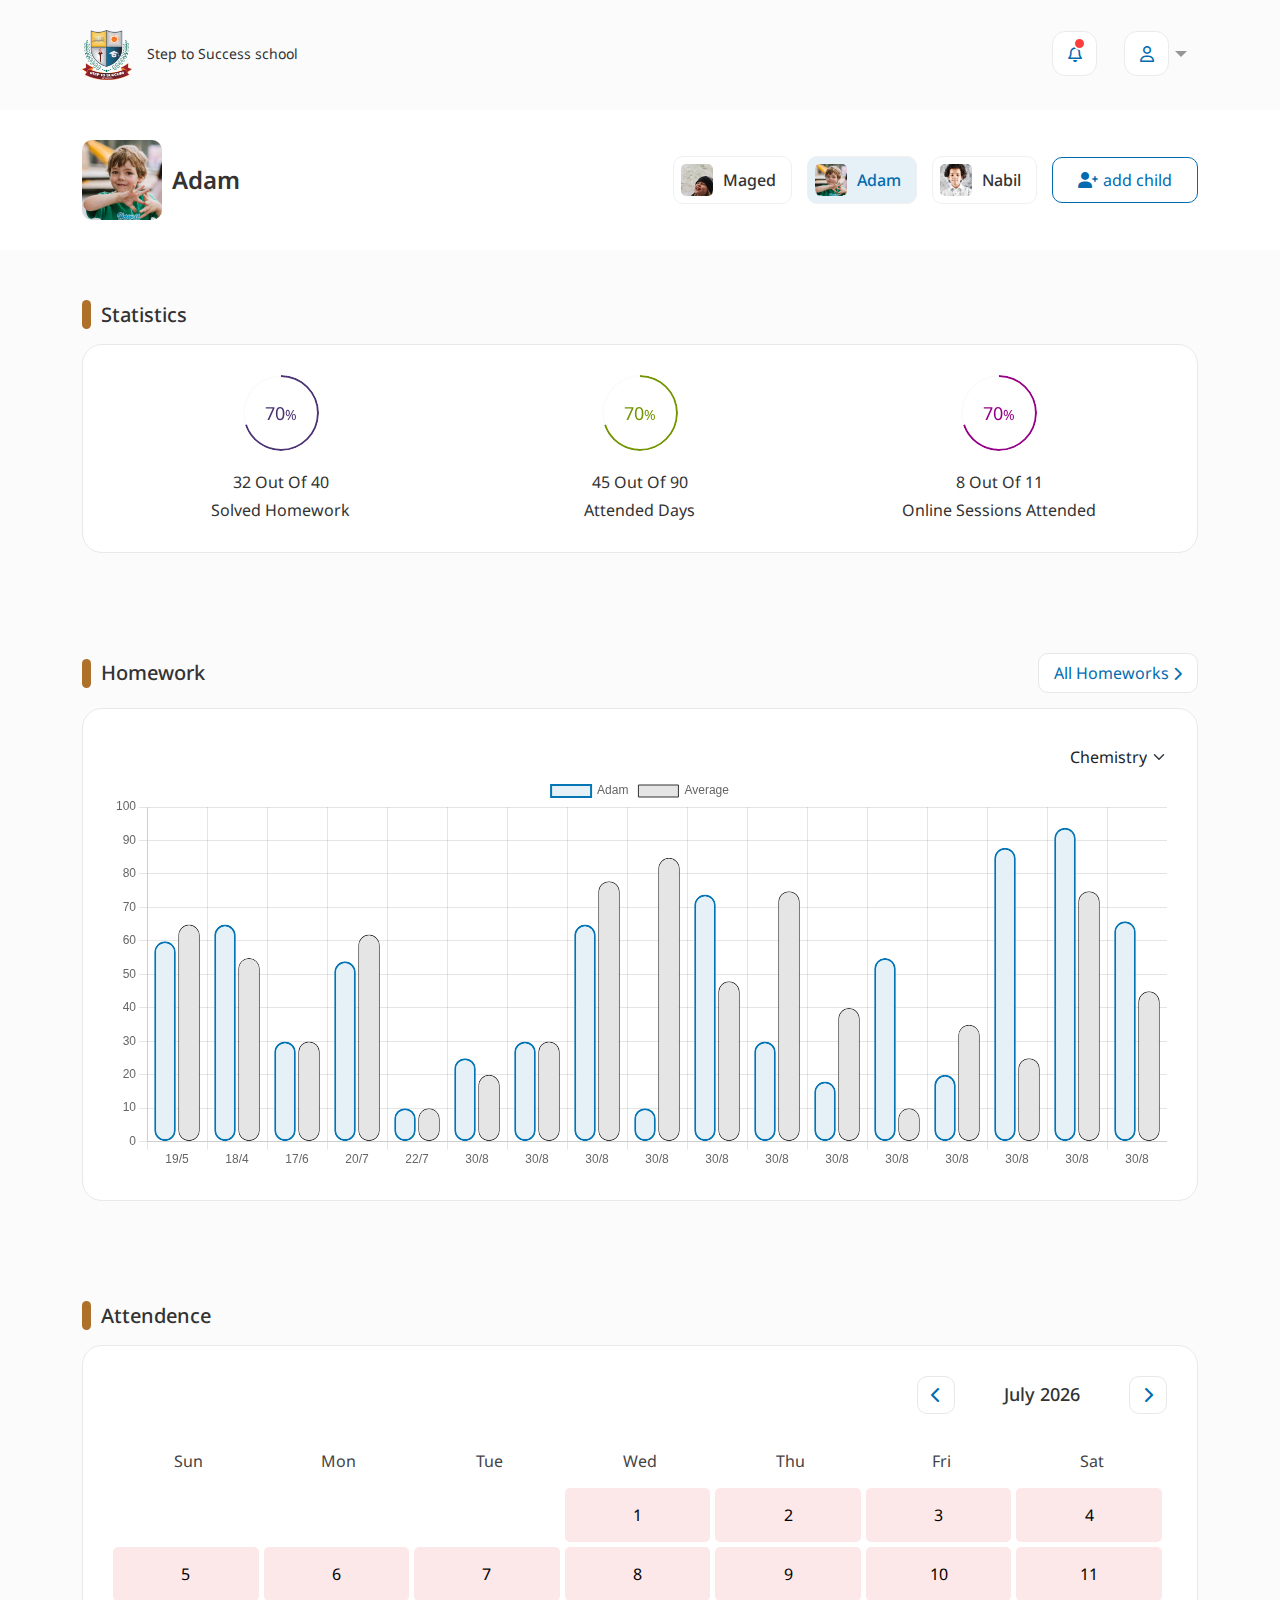
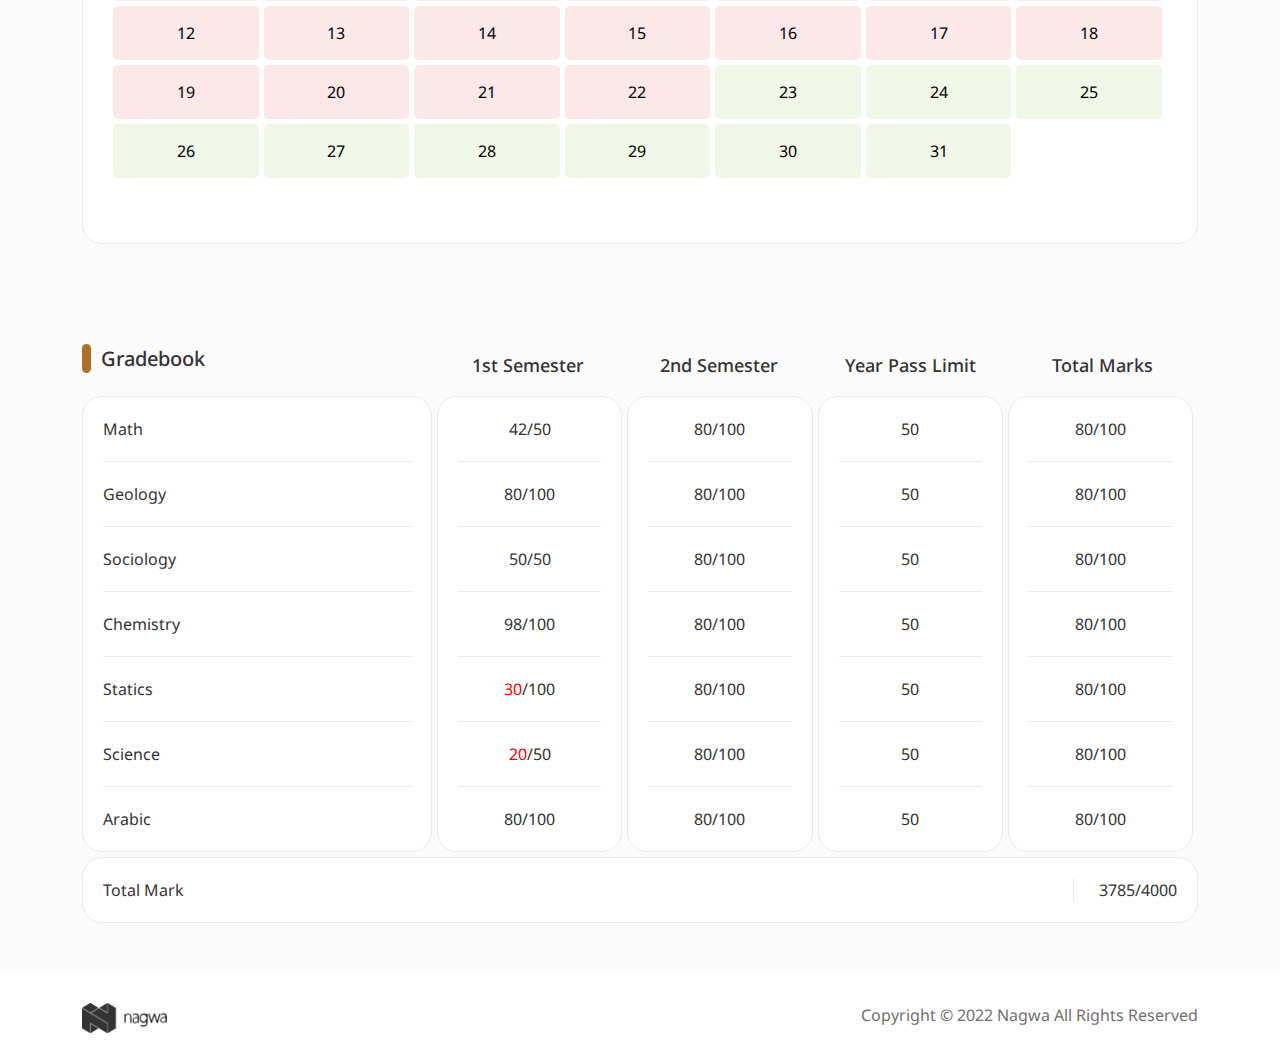
<file: index.html>
<!DOCTYPE html>
<html lang="en">
  <head>
    <meta charset="UTF-8">
    <meta http-equiv="X-UA-Compatible" content="IE=edge">
    <meta name="viewport" content="width=device-width, initial-scale=1.0">
    <link rel="preconnect" href="https://fonts.googleapis.com">
    <link rel="preconnect" href="https://fonts.gstatic.com" crossorigin>
    <link href="https://fonts.googleapis.com/css2?family=Noto+Sans:wght@3400;800&amp;display=swap" rel="stylesheet">
    <title>Dashboard</title>
    <link rel="stylesheet" href="css/bootstrap.min.css">
    <link rel="stylesheet" href="css/all.min.css">
    <link rel="stylesheet" href="css/style.css">
  </head>
  <body> 
    <div class="main-wrapper">
      <!--header-->
      <header> 
        <div class="container">
          <div class="content">
            <div class="logo-area"><a href="#"><img class="img-fluid" src="images/logo.png" alt="logo"><span class="slogan">Step to Success school</span></a></div>
            <div class="icons-area">
              <div class="bell-icon"><a class="btn icon" href="#"><i class="fa-regular fa-bell"><span class="badge-icon"><span class="visually-hidden">New alerts</span></span></i></a></div>
              <div class="user-icon">
                <div class="dropdown"><a class="btn dropdown-toggle icon" id="dropdownMenuLink" href="#" role="button" data-bs-toggle="dropdown" aria-expanded="false"><i class="fa-regular fa-user"></i></a>
                  <ul class="dropdown-menu" aria-labelledby="dropdownMenuLink">
                    <li><a class="dropdown-item" href="#">Action</a></li>
                    <li><a class="dropdown-item" href="#">Another action</a></li>
                    <li><a class="dropdown-item" href="#">Something else here</a></li>
                  </ul>
                </div>
              </div>
            </div>
          </div>
        </div>
      </header>
      <!--home block-->
      <!--children navbar-->
      <section class="children-navbar">
        <div class="container">
          <div class="content">
            <div class="exact-child">
              <div class="image"><img class="img-fluid" src="images/exact-child.png" alt="logo"></div>
              <div class="name">
                <h2>Adam</h2>
              </div>
            </div>
            <div class="all-childrens">
              <div class="all-childrens-content">
                <div class="child-box">
                  <div class="image"><img class="img-fluid" src="images/child-1.png" alt="logo"></div>
                  <div class="name">
                    <h3>maged</h3>
                  </div>
                </div>
                <div class="child-box active">
                  <div class="image"><img class="img-fluid" src="images/exact-child.png" alt="logo"></div>
                  <div class="name">
                    <h3>adam</h3>
                  </div>
                </div>
                <div class="child-box">
                  <div class="image"><img class="img-fluid" src="images/child-2.png" alt="logo"></div>
                  <div class="name">
                    <h3>nabil</h3>
                  </div>
                </div>
              </div>
              <div class="add-child"><i class="fa-solid fa-user-plus"></i><span>add child</span></div>
            </div>
          </div>
        </div>
      </section>
      <!--children navbar-->
      <!--statistics-->
      <section class="statistics">
        <div class="container">
          <div class="main-title">
            <h2>statistics</h2>
          </div>
          <div class="content">
            <div class="row">
              <div class="col-md-4">
                <div class="statistics-box">
                  <div data-animate="false">
                    <div class="circle" data-percent="81" data-color="#4A3274" style="color: #4A3274">
                      <div class="number"></div>
                    </div>
                  </div>
                  <div class="percentage"><span>32 out of 40</span></div>
                  <div class="title"><span>Solved Homework</span></div>
                </div>
              </div>
              <div class="col-md-4">
                <div class="statistics-box">
                  <div data-animate="false">
                    <div class="circle" data-percent="81" data-color="#739500" style="color: #739500">
                      <div class="number"></div>
                    </div>
                  </div>
                  <div class="percentage"><span>45 out of 90</span></div>
                  <div class="title"><span>Attended Days</span></div>
                </div>
              </div>
              <div class="col-md-4">
                <div class="statistics-box">
                  <div data-animate="false">
                    <div class="circle" data-percent="81" data-color="#950086" style="color: #950086">
                      <div class="number"></div>
                    </div>
                  </div>
                  <div class="percentage"><span>8 out of 11</span></div>
                  <div class="title"><span>Online Sessions attended</span></div>
                </div>
              </div>
            </div>
          </div>
        </div>
      </section>
      <!--statistics-->
      <!--homework-->
      <section class="homework">
        <div class="container">
          <div class="main-title">
            <div class="title">
              <h2>homework</h2>
            </div>
            <div class="all-homeworks-btn"><a class="btn" href="">All Homeworks <i class="fa-solid fa-chevron-right"></i></a></div>
          </div>
          <div class="content">
            <div class="homework-dropdown">
              <select class="form-select">
                <option value="" selected>Chemistry</option>
                <option value="">Geology</option>
                <option value="">Sociology</option>
                <option value="">Statics</option>
              </select>
            </div>
            <div class="canvas">
              <canvas width="400" height="150" id="homeworkChart"></canvas>
            </div>
          </div>
        </div>
      </section>
      <!--homework-->
      <!--attendence-->
      <section class="attendence">
        <div class="container">
          <div class="main-title">
            <h2>attendence</h2>
          </div>
          <div class="content">
            <div class="calendar" id="attendence_calendar">
              <div class="calendar-header">
                <div class="calendar-header-content">
                  <button class="switch-month switch-left"><i class="fa fa-chevron-left"></i></button>
                  <h3 class="the-month"></h3>
                  <button class="switch-month switch-right"><i class="fa fa-chevron-right"></i></button>
                </div>
              </div>
              <div class="calendar-weekdays"></div>
              <div class="calendar-content"></div>
            </div>
          </div>
        </div>
      </section>
      <!--attendence-->
      <!--gradebook-->
      <section class="gradebook">
        <div class="container">
          <div class="gradebook-nav">
            <div class="main-title">
              <h2>gradebook</h2>
            </div>
            <div class="semesters-titles">
              <div class="semester-box">
                <h3>1st Semester</h3>
              </div>
              <div class="semester-box">
                <h3>2nd Semester</h3>
              </div>
              <div class="semester-box">
                <h3>Year Pass Limit</h3>
              </div>
              <div class="semester-box">
                <h3>Total Marks</h3>
              </div>
            </div>
          </div>
          <div class="content">
            <div class="gradebook-grid">
              <div class="gradebook-subjects">
                <div class="subjects-box"><span>Math</span></div>
                <div class="subjects-box"><span>Geology</span></div>
                <div class="subjects-box"><span>Sociology</span></div>
                <div class="subjects-box"><span>Chemistry</span></div>
                <div class="subjects-box"><span>Statics</span></div>
                <div class="subjects-box"><span>Science</span></div>
                <div class="subjects-box"><span>Arabic</span></div>
              </div>
              <div class="grades">
                <div class="grades-column">
                  <div class="grades-box"><span class="actual-grade">42</span><span class="slash-sign">/</span><span class="final-grade">50</span></div>
                  <div class="grades-box"><span class="actual-grade">80</span><span class="slash-sign">/</span><span class="final-grade">100</span></div>
                  <div class="grades-box"><span class="actual-grade">50</span><span class="slash-sign">/</span><span class="final-grade">50</span></div>
                  <div class="grades-box"><span class="actual-grade">98</span><span class="slash-sign">/</span><span class="final-grade">100</span></div>
                  <div class="grades-box"><span class="actual-grade less">30</span><span class="slash-sign">/</span><span class="final-grade">100</span></div>
                  <div class="grades-box"><span class="actual-grade less">20</span><span class="slash-sign">/</span><span class="final-grade">50</span></div>
                  <div class="grades-box"><span class="actual-grade">80</span><span class="slash-sign">/</span><span class="final-grade">100</span></div>
                </div>
                <div class="grades-column">
                  <div class="grades-box"><span class="actual-grade">80</span><span class="slash-sign">/</span><span class="final-grade">100</span></div>
                  <div class="grades-box"><span class="actual-grade">80</span><span class="slash-sign">/</span><span class="final-grade">100</span></div>
                  <div class="grades-box"><span class="actual-grade">80</span><span class="slash-sign">/</span><span class="final-grade">100</span></div>
                  <div class="grades-box"><span class="actual-grade">80</span><span class="slash-sign">/</span><span class="final-grade">100</span></div>
                  <div class="grades-box"><span class="actual-grade">80</span><span class="slash-sign">/</span><span class="final-grade">100</span></div>
                  <div class="grades-box"><span class="actual-grade">80</span><span class="slash-sign">/</span><span class="final-grade">100</span></div>
                  <div class="grades-box"><span class="actual-grade">80</span><span class="slash-sign">/</span><span class="final-grade">100</span></div>
                </div>
                <div class="grades-column">
                  <div class="grades-box"><span>50</span></div>
                  <div class="grades-box"><span>50</span></div>
                  <div class="grades-box"><span>50</span></div>
                  <div class="grades-box"><span>50</span></div>
                  <div class="grades-box"><span>50</span></div>
                  <div class="grades-box"><span>50</span></div>
                  <div class="grades-box"><span>50</span></div>
                </div>
                <div class="grades-column">
                  <div class="grades-box"><span class="actual-grade">80</span><span class="slash-sign">/</span><span class="final-grade">100</span></div>
                  <div class="grades-box"><span class="actual-grade">80</span><span class="slash-sign">/</span><span class="final-grade">100</span></div>
                  <div class="grades-box"><span class="actual-grade">80</span><span class="slash-sign">/</span><span class="final-grade">100</span></div>
                  <div class="grades-box"><span class="actual-grade">80</span><span class="slash-sign">/</span><span class="final-grade">100</span></div>
                  <div class="grades-box"><span class="actual-grade">80</span><span class="slash-sign">/</span><span class="final-grade">100</span></div>
                  <div class="grades-box"><span class="actual-grade">80</span><span class="slash-sign">/</span><span class="final-grade">100</span></div>
                  <div class="grades-box"><span class="actual-grade">80</span><span class="slash-sign">/</span><span class="final-grade">100</span></div>
                </div>
              </div>
            </div>
            <div class="gradebook-footer">
              <div class="total-mark-title"><span>Total Mark</span></div>
              <div class="total-mark"><span>3785/4000</span></div>
            </div>
          </div>
        </div>
      </section>
      <!--gradebook-->
      <!--footer-->
      <footer> 
        <div class="container">
          <div class="content">
            <div class="footer-logo"><a href="https://nagwa.com/" target="_blank"> <img class="img-fluid" src="images/nagwa-logo.png" alt="logo"></a></div>
            <div class="footer-copyrights">
              <p>Copyright © 2022 Nagwa All Rights Reserved</p>
            </div>
          </div>
        </div>
      </footer>
    </div>
    <!--scripts-->
    <script src="js/jquery-3.6.0.min.js"></script>
    <script src="js/bootstrap.bundle.min.js"></script>
    <script src="js/circle-progress.min.js"></script>
    <script src="js/chart.js"></script>
    <script src="js/calendar.js"></script>
    <script src="js/script.js"></script>
  </body>
</html>
</file>
<file: css/style.css>
section.children-navbar .content .all-childrens .all-childrens-content .child-box .image img, section.children-navbar .content .exact-child .image img {
  width: 100%;
  height: 100%;
  object-fit: cover;
  -o-object-fit: cover;
}

section.gradebook .main-title, section.attendence .main-title, section.homework .main-title, section.statistics .main-title {
  margin-bottom: 15px;
}
section.gradebook .main-title h2, section.attendence .main-title h2, section.homework .main-title h2, section.statistics .main-title h2 {
  font-size: 20px;
  color: #333333;
  position: relative;
  display: flex;
  align-items: center;
  text-transform: capitalize;
}
section.gradebook .main-title h2::before, section.attendence .main-title h2::before, section.homework .main-title h2::before, section.statistics .main-title h2::before {
  height: 29px;
  width: 9px;
  border-radius: 5px;
  background-color: #AE7129;
  content: "";
  display: inline-block;
  margin-inline-end: 10px;
}

section.attendence .content, section.homework .content, section.statistics .content {
  background-color: #fff;
  border-radius: 20px;
  padding: 30px;
  border: 1px solid #E9E9E9;
}

body {
  background-color: #FBFBFC;
  font-family: "Noto Sans", sans-serif;
}

header {
  padding: 30px 0;
  background-color: #FBFBFC;
}
header .content {
  display: flex;
  justify-content: space-between;
  width: 100%;
}
header .content .logo-area a {
  color: #333333;
  text-decoration: none;
}
header .content .logo-area img {
  width: 50px;
  margin-inline-end: 15px;
}
header .content .logo-area .slogan {
  font-size: 14px;
}
header .content .icons-area {
  display: flex;
}
header .content .icons-area .icon {
  padding: 0;
  display: flex;
  align-items: center;
}
header .content .icons-area .icon:hover, header .content .icons-area .icon:focus {
  box-shadow: none;
}
header .content .icons-area .icon i {
  padding: 0;
  display: inline-block;
  text-align: center;
  line-height: 45px;
  height: 45px;
  width: 45px;
  background-color: #fff;
  border-radius: 13px;
  border: 1px solid #EBEBEB;
  font-size: 16px;
  color: #026BB0;
}
header .content .icons-area .bell-icon {
  margin-inline-end: 25px;
}
header .content .icons-area .bell-icon i {
  position: relative;
}
header .content .icons-area .bell-icon .badge-icon {
  background-color: #FF3C3C;
  position: absolute;
  top: 5px;
  right: 10px;
  height: 13px;
  width: 13px;
  border-radius: 50%;
  padding: 0;
  border: 2px solid #fff;
}
header .content .icons-area .user-icon .dropdown-toggle::after {
  margin-inline-end: 10px;
  color: #969696;
  font-size: 23px;
}
header .content .icons-area .user-icon .dropdown-menu {
  border: 1px solid #EBEBEB;
  border-radius: 10px;
}

section.children-navbar {
  padding: 30px 0;
  background-color: #fff;
}
section.children-navbar .content {
  display: flex;
  justify-content: space-between;
}
section.children-navbar .content .exact-child {
  display: grid;
  grid-template-columns: 80px auto;
  gap: 10px;
  align-items: center;
}
section.children-navbar .content .exact-child .image {
  margin-inline-end: 10px;
  height: 80px;
  width: 80px;
  overflow: hidden;
}
section.children-navbar .content .exact-child .image img {
  border-radius: 10px;
}
section.children-navbar .content .exact-child .name h2 {
  font-weight: 600;
  font-size: 24px;
  color: #333333;
  text-transform: capitalize;
  margin-bottom: 0;
}
section.children-navbar .content .all-childrens {
  display: flex;
  align-items: center;
}
section.children-navbar .content .all-childrens .all-childrens-content {
  display: flex;
}
section.children-navbar .content .all-childrens .all-childrens-content .child-box {
  display: grid;
  grid-template-columns: 32px auto;
  gap: 10px;
  align-items: center;
  border: 1px solid #F0F0F1;
  border-radius: 10px;
  padding: 7px;
  padding-inline-end: 15px;
  margin-inline-end: 15px;
  cursor: pointer;
}
section.children-navbar .content .all-childrens .all-childrens-content .child-box.active {
  background-color: rgba(2, 107, 176, 0.1);
}
section.children-navbar .content .all-childrens .all-childrens-content .child-box.active .name h3 {
  color: #026BB0;
}
section.children-navbar .content .all-childrens .all-childrens-content .child-box .image {
  margin-inline-end: 10px;
  height: 32px;
  width: 32px;
  overflow: hidden;
}
section.children-navbar .content .all-childrens .all-childrens-content .child-box .image img {
  border-radius: 5px;
}
section.children-navbar .content .all-childrens .all-childrens-content .child-box .name h3 {
  font-size: 16px;
  color: #333333;
  text-transform: capitalize;
  margin-bottom: 0;
}
section.children-navbar .content .add-child {
  border-radius: 10px;
  border: 1px solid #026BB0;
  color: #026BB0;
  padding: 10px 25px;
  cursor: pointer;
  white-space: nowrap;
  transition: all ease 0.3s;
}
section.children-navbar .content .add-child:hover {
  background-color: #026BB0;
  color: #fff;
}
section.children-navbar .content .add-child i {
  margin-inline-end: 5px;
}

section.statistics {
  padding: 50px 0;
}
section.statistics .content .statistics-box {
  display: block;
  text-align: center;
}
section.statistics .content .statistics-box .circle {
  width: 76px;
  height: 76px;
  margin: 0 auto;
  display: inline-block;
  position: relative;
  display: flex;
  align-items: center;
  justify-content: center;
  margin-bottom: 15px;
}
section.statistics .content .statistics-box .circle canvas {
  vertical-align: middle;
  border-radius: 50%;
}
section.statistics .content .statistics-box .circle .number {
  position: absolute;
  left: auto;
  top: auto;
  width: 100%;
  font-size: 18px;
}
section.statistics .content .statistics-box .circle .number .percentage-sign {
  font-size: 14px;
}
section.statistics .content .statistics-box .percentage {
  color: #333333;
  font-size: 16px;
  text-transform: capitalize;
  display: block;
  line-height: 2;
}
section.statistics .content .statistics-box .title {
  color: #333333;
  font-size: 16px;
  text-transform: capitalize;
  display: block;
}

section.homework {
  padding: 50px 0;
}
section.homework .main-title {
  display: flex;
  justify-content: space-between;
  align-items: center;
}
section.homework .main-title h2 {
  margin-bottom: 0;
}
section.homework .main-title .all-homeworks-btn .btn {
  border-radius: 10px;
  border: 1px solid #E8E8E8;
  background-color: #fff;
  padding: 7px 15px;
  color: #026BB0;
  font-size: 16px;
  text-transform: capitalize;
}
section.homework .main-title .all-homeworks-btn .btn i {
  font-size: 14px;
}
section.homework .content .homework-dropdown select {
  width: auto;
  margin-inline-end: 0;
  margin-inline-start: auto;
  border: 0;
  padding-inline-end: 20px;
  background-position: right 0rem center;
}
section.homework .content .homework-dropdown select:focus {
  box-shadow: none;
}

section.attendence {
  padding: 50px 0;
}
section.attendence .content .calendar-header {
  text-align: end;
  margin-bottom: 20px;
}
section.attendence .content .calendar-header .calendar-header-content {
  width: auto;
  text-align: center;
  display: inline-flex;
  justify-content: space-between;
  align-items: center;
  min-width: 250px;
}
section.attendence .content .calendar-header h3 {
  font-weight: 500;
  font-size: 18px;
  color: #333333;
  display: inline-block;
  white-space: nowrap;
  margin-bottom: 0;
}
section.attendence .content .calendar-header .switch-month {
  background-color: #fff;
  padding: 0;
  border: 1px solid #E8E8E8;
  color: #026BB0;
  width: 38px;
  height: 38px;
  transition: all 0.2s;
  border-radius: 10px;
}
section.attendence .content .img {
  background-size: cover;
  background-repeat: no-repeat;
  background-position: center center;
}
section.attendence .content .calendar,
section.attendence .content .calendar-weekdays,
section.attendence .content .calendar-content {
  max-width: 100%;
}
section.attendence .content .calendar {
  margin: auto;
  font-weight: 400;
}
section.attendence .content .calendar-content {
  background: #fff;
  display: grid;
  grid-template-columns: repeat(7, calc((100% / 7) - 5px));
  gap: 5px;
}
section.attendence .content .calendar-content div {
  border-radius: 5px;
}
section.attendence .content .calendar-content div:not(.blank) {
  background-color: rgba(120, 181, 23, 0.1);
}
section.attendence .content .calendar-weekdays {
  background: transparent;
  display: grid;
  grid-template-columns: repeat(7, calc(100% / 7));
}
section.attendence .content .calendar-content,
section.attendence .content .calendar-weekdays,
section.attendence .content .calendar-header {
  position: relative;
  overflow: hidden;
}
section.attendence .content .calendar-weekdays div,
section.attendence .content .calendar-content div {
  overflow: hidden;
  text-align: center;
  color: #000;
  font-size: 16px;
  padding: 15px 0;
}
section.attendence .content .calendar-content div.past-date {
  background-color: rgba(229, 29, 29, 0.1);
}
section.attendence .content .calendar-content div.selected {
  background-color: #f0f0f0;
}

section.gradebook {
  padding: 50px 0;
}
section.gradebook .gradebook-nav {
  display: grid;
  grid-template-columns: 350px auto;
  align-items: center;
}
section.gradebook .gradebook-nav .semesters-titles {
  display: grid;
  grid-template-columns: repeat(4, calc(100% / 4));
  text-align: center;
}
section.gradebook .gradebook-nav .semesters-titles .semester-box h3 {
  font-size: 18px;
  color: #333333;
  text-transform: capitalize;
}
section.gradebook .content span {
  font-size: 16px;
  color: #333333;
  text-transform: capitalize;
}
section.gradebook .content .gradebook-grid {
  display: grid;
  grid-template-columns: 350px auto;
  gap: 5px;
  margin-bottom: 5px;
}
section.gradebook .content .gradebook-grid .gradebook-subjects {
  background-color: #fff;
  border-radius: 20px;
  border: 1px solid #E9E9E9;
  padding: 0 20px;
}
section.gradebook .content .gradebook-grid .gradebook-subjects .subjects-box {
  padding: 20px 0;
  border-bottom: 1px solid #E9E9E9;
}
section.gradebook .content .gradebook-grid .gradebook-subjects .subjects-box:last-child {
  border-bottom: 0;
}
section.gradebook .content .gradebook-grid .grades {
  display: grid;
  grid-template-columns: repeat(4, calc((100% / 4) - 5px));
  gap: 5px;
}
section.gradebook .content .gradebook-grid .grades .grades-column {
  background-color: #fff;
  border-radius: 20px;
  border: 1px solid #E9E9E9;
  padding: 0 20px;
}
section.gradebook .content .gradebook-grid .grades .grades-column .grades-box {
  padding: 20px 0;
  border-bottom: 1px solid #E9E9E9;
  text-align: center;
}
section.gradebook .content .gradebook-grid .grades .grades-column .grades-box:last-child {
  border-bottom: 0;
}
section.gradebook .content .gradebook-grid .grades .grades-column .grades-box .actual-grade.less {
  color: #FF0000;
}
section.gradebook .content .gradebook-footer {
  width: 100%;
  display: flex;
  justify-content: space-between;
  background-color: #fff;
  border-radius: 20px;
  border: 1px solid #E9E9E9;
  padding: 20px;
}
section.gradebook .content .gradebook-footer .total-mark {
  padding-inline-start: 25px;
  border-inline-start: 1px solid #E9E9E9;
}

footer {
  background-color: #fff;
  padding: 30px 0;
}
footer .content {
  display: flex;
  justify-content: space-between;
}
footer .content .footer-logo img {
  width: 85px;
}
footer .content .footer-copyrights p {
  margin-bottom: 0;
  font-size: 16px;
  color: #707070;
}

@media screen and (max-width: 992px) {
  section.gradebook .gradebook-nav {
    grid-template-columns: 250px auto;
  }
  section.gradebook .gradebook-nav .semesters-titles .semester-box h3 {
    font-size: 16px;
  }
  section.gradebook .content .gradebook-grid {
    grid-template-columns: 250px auto;
  }
}
@media screen and (max-width: 767px) {
  section.children-navbar .content {
    display: block;
  }
  section.children-navbar .content .exact-child {
    margin-bottom: 25px;
  }

  section.statistics .content .statistics-box {
    margin-bottom: 25px;
  }

  section.gradebook .container {
    overflow: scroll;
  }
  section.gradebook .container .content {
    width: 776px;
  }
  section.gradebook .container .gradebook-nav {
    width: 776px;
  }

  section.homework .container .content {
    overflow: scroll;
  }
  section.homework .container .content .canvas {
    width: 776px;
  }
  section.homework .container .content .homework-dropdown select {
    margin-inline-end: auto;
    margin-inline-start: 0;
    padding-inline-start: 0;
  }
}
@media screen and (max-width: 575px) {
  header .content .icons-area .bell-icon {
    margin-inline-end: 15px;
  }

  section.children-navbar .content .all-childrens {
    flex-direction: column;
  }
  section.children-navbar .content .all-childrens .all-childrens-content {
    order: 2;
    width: 100%;
    display: grid;
    grid-template-columns: repeat(2, calc(50% - 7.5px));
    gap: 15px;
  }
  section.children-navbar .content .all-childrens .child-box {
    margin-inline-end: 0 !important;
  }
  section.children-navbar .content .all-childrens .add-child {
    margin-bottom: 25px;
    width: 100%;
  }

  section.attendence .content,
section.homework .content,
section.statistics .content {
    padding: 15px;
  }

  footer .content {
    display: block;
    text-align: center;
  }
  footer .content .footer-logo {
    margin-bottom: 15px;
  }
}

/*# sourceMappingURL=style.css.map */
</file>
